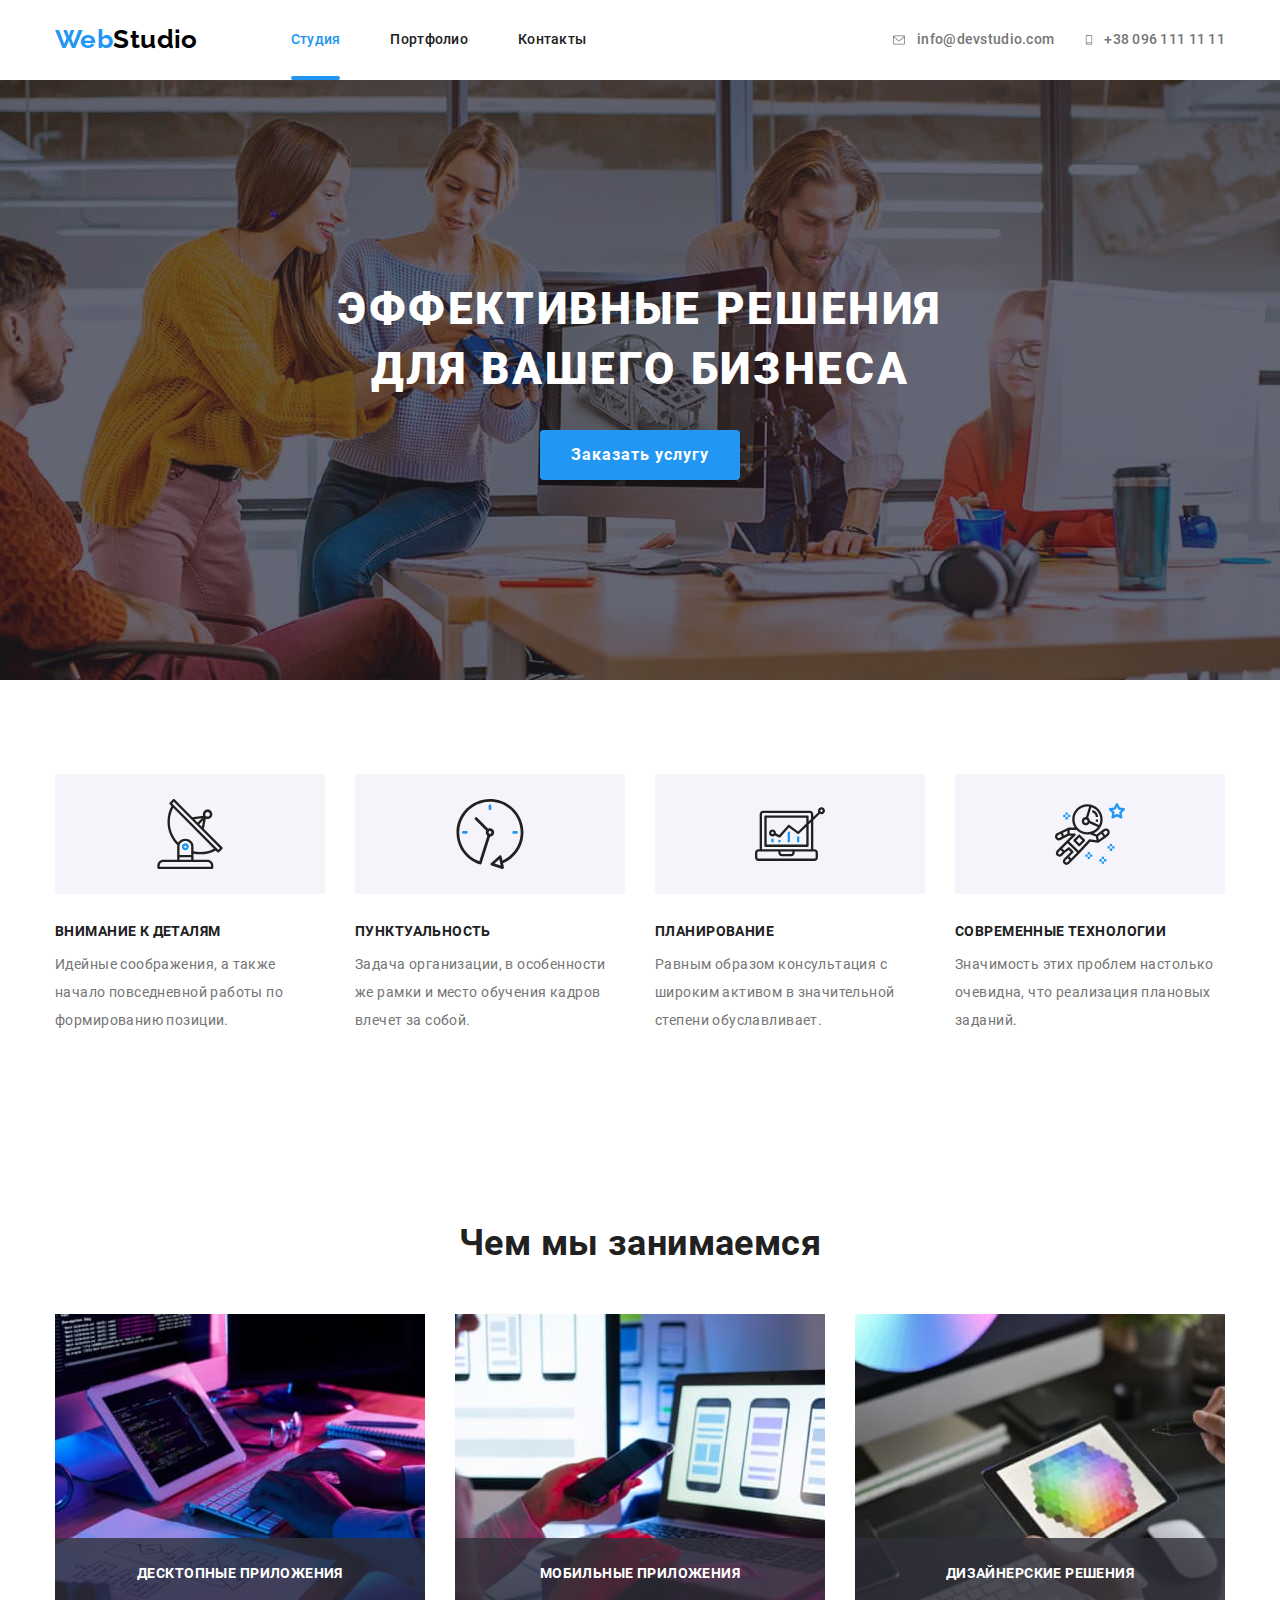
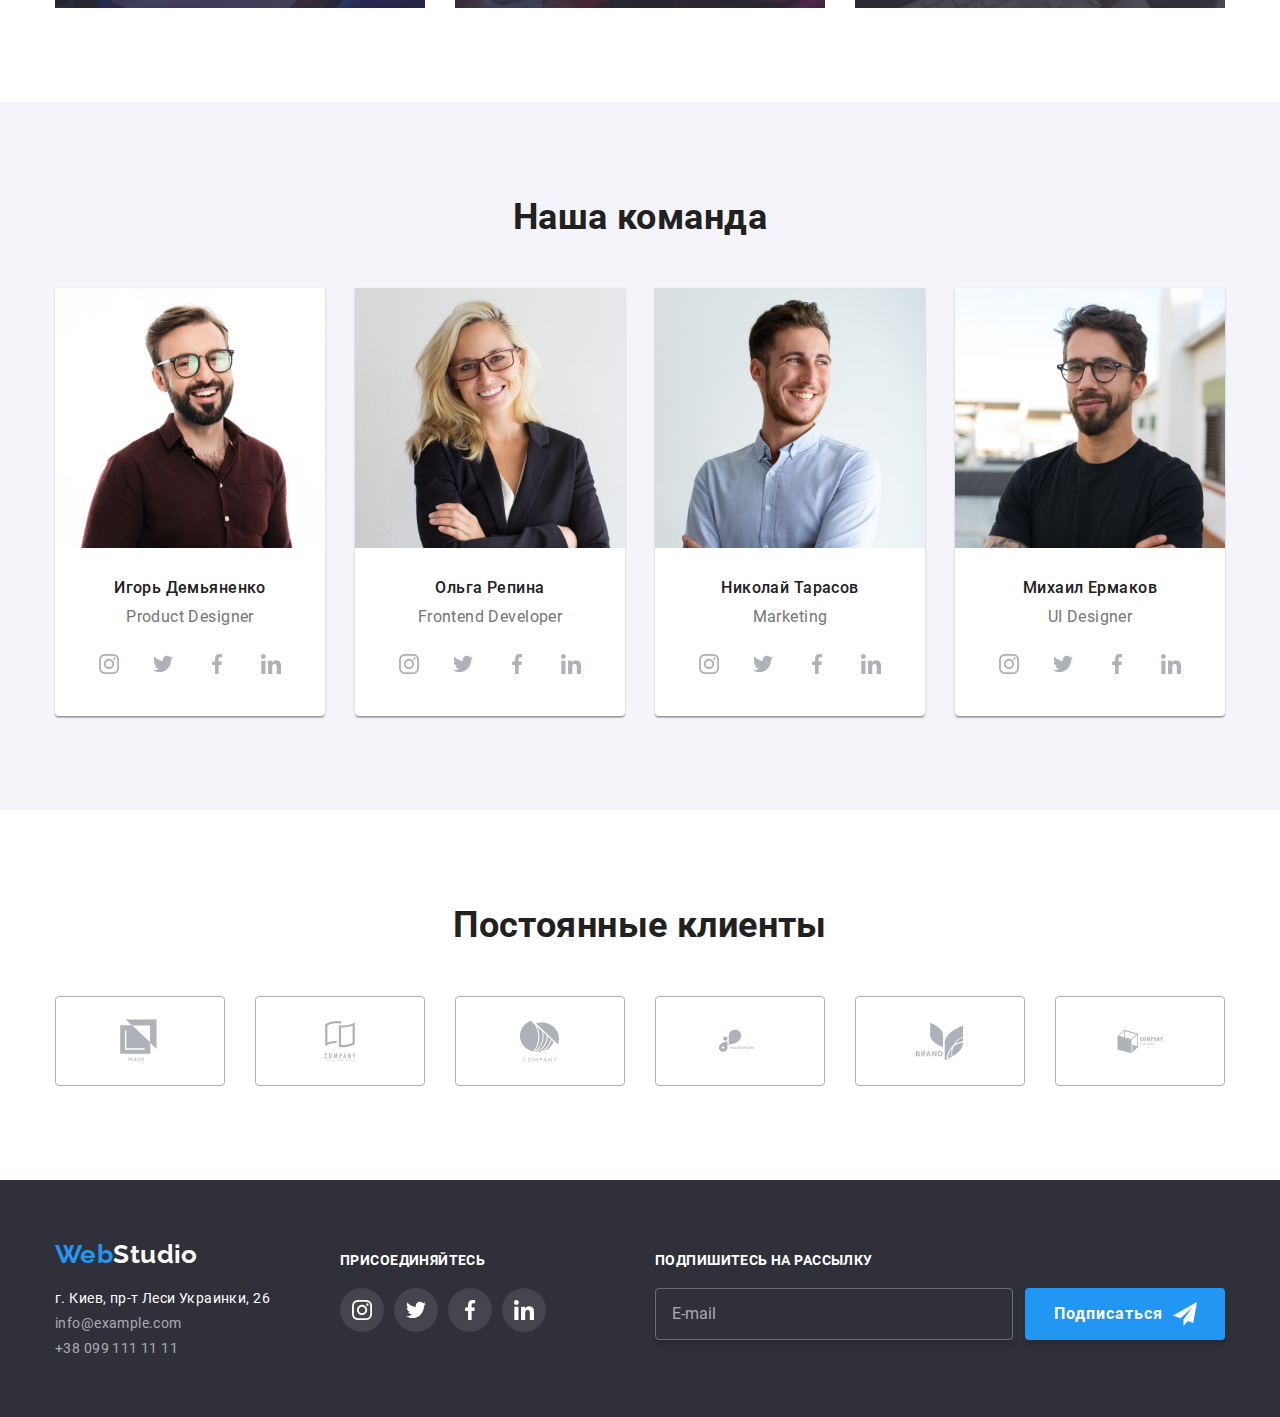
<file: index.html>
<!DOCTYPE html>
<html lang="ru">
  <head>
    <meta charset="UTF-8" />
    <meta name="viewport" content="width=device-width, initial-scale=1.0" />
    <title>Студия</title>
    <link rel="stylesheet" href="./css/main.min.css" />
  </head>
  <body>
    <header class="header">
      <div class="container header__container">
        <nav class="header__main-nav">
          <a href="./index.html" class="logo" lang="en"
            ><span>Web</span>Studio</a
          >
          <button
            class="menu-button"
            type="button"
            data-menu-button
            aria-controls="menu-container"
            aria-expanded="false"
          >
            <svg
              width="40"
              height="40"
              aria-label="Переключатель мобильного меню"
            >
              <use
                class="icon icon-burger"
                href="./images/sprite.svg#burger"
              ></use>
              <use
                class="icon icon-close"
                href="./images/sprite.svg#close"
              ></use>
            </svg>
          </button>
          <div id="menu-container" class="menu-container" data-menu>
            <ul class="site-nav">
              <li class="site-nav__item">
                <a
                  href="./index.html"
                  class="site-nav__link site-nav__link--active"
                  >Студия</a
                >
              </li>
              <li class="site-nav__item">
                <a href="./portfolio.html" class="site-nav__link">Портфолио</a>
              </li>
              <li class="site-nav__item">
                <a href="" class="site-nav__link">Контакты</a>
              </li>
            </ul>
            <div class="network-wrapper">
              <ul class="network-nav">
                <li class="network-nav__item">
                  <a
                    href="mailto:info@devstudio.com"
                    class="network-nav__link network-nav__link--mail"
                  >
                    <svg class="network-nav__icon" width="16" height="12">
                      <use href="./images/sprite.svg#envelope"></use>
                    </svg>
                    info@devstudio.com
                  </a>
                </li>
                <li class="network-nav__item">
                  <a
                    href="tel:+380961111111"
                    class="network-nav__link network-nav__link--tel"
                  >
                    <svg class="network-nav__icon" width="10" height="16">
                      <use href="./images/sprite.svg#smartphone"></use>
                    </svg>
                    +38 096 111 11 11
                  </a>
                </li>
              </ul>
              <ul class="social-networks">
                <li class="social-networks__item">
                  <a class="social-networks__link" href="">Instagram</a>
                </li>
                <li class="social-networks__item">
                  <a class="social-networks__link" href="">Twitter</a>
                </li>
                <li class="social-networks__item">
                  <a class="social-networks__link" href="">Facebook</a>
                </li>
                <li class="social-networks__item">
                  <a class="social-networks__link" href="">LinkedIn</a>
                </li>
              </ul>
            </div>
          </div>
        </nav>
      </div>
    </header>
    <main>
      <section class="hero">
        <div class="hero__background-container">
          <h1 class="hero__title">Эффективные решения для вашего бизнеса</h1>
          <button class="button" data-modal-open>Заказать услугу</button>
        </div>
      </section>
      <section class="section advantages">
        <div class="container">
          <h2 class="section-title visually-hidden">Наши преимущества</h2>
          <ul class="advantages-list">
            <li class="advantages-list__item">
              <div class="advantages-list__icon-wrapper">
                <svg width="70" height="70">
                  <use href="./images/sprite.svg#antenna"></use>
                </svg>
              </div>
              <h3 class="advantages-list__title">Внимание к деталям</h3>
              <p class="advantages-list__text">
                Идейные соображения, а также начало повседневной работы по
                формированию позиции.
              </p>
            </li>
            <li class="advantages-list__item">
              <div class="advantages-list__icon-wrapper">
                <svg width="70" height="70">
                  <use href="./images/sprite.svg#clock"></use>
                </svg>
              </div>
              <h3 class="advantages-list__title">Пунктуальность</h3>
              <p class="advantages-list__text">
                Задача организации, в особенности же рамки и место обучения
                кадров влечет за собой.
              </p>
            </li>
            <li class="advantages-list__item">
              <div class="advantages-list__icon-wrapper">
                <svg width="70" height="70">
                  <use href="./images/sprite.svg#diagram"></use>
                </svg>
              </div>
              <h3 class="advantages-list__title">Планирование</h3>
              <p class="advantages-list__text">
                Равным образом консультация с широким активом в значительной
                степени обуславливает.
              </p>
            </li>
            <li class="advantages-list__item">
              <div class="advantages-list__icon-wrapper">
                <svg width="70" height="70">
                  <use href="./images/sprite.svg#astronaut"></use>
                </svg>
              </div>
              <h3 class="advantages-list__title">Современные технологии</h3>
              <p class="advantages-list__text">
                Значимость этих проблем настолько очевидна, что реализация
                плановых заданий.
              </p>
            </li>
          </ul>
        </div>
      </section>
      <section
        class="section section--no-top-padding section--secondary-content activities"
      >
        <div class="container">
          <h2 class="section-title">Чем мы занимаемся</h2>
          <ul class="activities-list">
            <li class="activities-list__item">
              <img
                src="./images/activity1.jpg"
                width="370"
                alt="рабочее место на столе с ноутбуком"
              />
              <h3 class="activities-list__caption">Десктопные приложения</h3>
            </li>
            <li class="activities-list__item">
              <img
                src="./images/activity2.jpg"
                width="370"
                alt="три разных по размеру экрана устройств"
              />
              <h3 class="activities-list__caption">Мобильные приложения</h3>
            </li>
            <li class="activities-list__item">
              <img
                src="./images/activity3.jpg"
                width="370"
                alt="планшет на фоне ноутбука"
              />
              <h3 class="activities-list__caption">Дизайнерские решения</h3>
            </li>
          </ul>
        </div>
      </section>
      <section class="section section--secondary-background team">
        <div class="container">
          <h2 class="section-title">Наша команда</h2>
          <ul class="team-list">
            <li class="team-list__item">
              <img
                src="./images/team-member1.jpg"
                width="270"
                alt="участник команды, продуктовый дизайнер"
              />
              <div class="team-list__item-content">
                <h3 class="team-list__title">Игорь Демьяненко</h3>
                <p class="team-list__text" lang="en">Product Designer</p>
                <ul class="social-links">
                  <li class="social-links__item">
                    <a
                      href=""
                      class="social-links__link social-links__link--team"
                    >
                      <svg class="social-links__icon" width="20" height="20">
                        <use href="./images/sprite.svg#instagram"></use>
                      </svg>
                    </a>
                  </li>
                  <li class="social-links__item">
                    <a
                      href=""
                      class="social-links__link social-links__link--team"
                    >
                      <svg class="social-links__icon" width="20" height="20">
                        <use href="./images/sprite.svg#twitter"></use>
                      </svg>
                    </a>
                  </li>
                  <li class="social-links__item">
                    <a
                      href=""
                      class="social-links__link social-links__link--team"
                    >
                      <svg class="social-links__icon" width="20" height="20">
                        <use href="./images/sprite.svg#facebook"></use>
                      </svg>
                    </a>
                  </li>
                  <li class="social-links__item">
                    <a
                      href=""
                      class="social-links__link social-links__link--team"
                    >
                      <svg class="social-links__icon" width="20" height="20">
                        <use href="./images/sprite.svg#linkedin"></use>
                      </svg>
                    </a>
                  </li>
                </ul>
              </div>
            </li>
            <li class="team-list__item">
              <img
                src="./images/team-member2.jpg"
                width="270"
                alt="участница команды, разработчик"
              />
              <div class="team-list__item-content">
                <h3 class="team-list__title">Ольга Репина</h3>
                <p class="team-list__text" lang="en">Frontend Developer</p>
                <ul class="social-links team-links">
                  <li class="social-links__item">
                    <a
                      href=""
                      class="social-links__link social-links__link--team"
                    >
                      <svg class="social-links__icon" width="20" height="20">
                        <use href="./images/sprite.svg#instagram"></use>
                      </svg>
                    </a>
                  </li>
                  <li class="social-links__item">
                    <a
                      href=""
                      class="social-links__link social-links__link--team"
                    >
                      <svg class="social-links__icon" width="20" height="20">
                        <use href="./images/sprite.svg#twitter"></use>
                      </svg>
                    </a>
                  </li>
                  <li class="social-links__item">
                    <a
                      href=""
                      class="social-links__link social-links__link--team"
                    >
                      <svg class="social-links__icon" width="20" height="20">
                        <use href="./images/sprite.svg#facebook"></use>
                      </svg>
                    </a>
                  </li>
                  <li class="social-links__item">
                    <a
                      href=""
                      class="social-links__link social-links__link--team"
                    >
                      <svg class="social-links__icon" width="20" height="20">
                        <use href="./images/sprite.svg#linkedin"></use>
                      </svg>
                    </a>
                  </li>
                </ul>
              </div>
            </li>
            <li class="team-list__item">
              <img
                src="./images/team-member3.jpg"
                width="270"
                alt="участник команды, маркетинг"
              />
              <div class="team-list__item-content">
                <h3 class="team-list__title">Николай Тарасов</h3>
                <p class="team-list__text" lang="en">Marketing</p>
                <ul class="social-links team-links">
                  <li class="social-links__item">
                    <a
                      href=""
                      class="social-links__link social-links__link--team"
                    >
                      <svg class="social-links__icon" width="20" height="20">
                        <use href="./images/sprite.svg#instagram"></use>
                      </svg>
                    </a>
                  </li>
                  <li class="social-links__item">
                    <a
                      href=""
                      class="social-links__link social-links__link--team"
                    >
                      <svg class="social-links__icon" width="20" height="20">
                        <use href="./images/sprite.svg#twitter"></use>
                      </svg>
                    </a>
                  </li>
                  <li class="social-links__item">
                    <a
                      href=""
                      class="social-links__link social-links__link--team"
                    >
                      <svg class="social-links__icon" width="20" height="20">
                        <use href="./images/sprite.svg#facebook"></use>
                      </svg>
                    </a>
                  </li>
                  <li class="social-links__item">
                    <a
                      href=""
                      class="social-links__link social-links__link--team"
                    >
                      <svg class="social-links__icon" width="20" height="20">
                        <use href="./images/sprite.svg#linkedin"></use>
                      </svg>
                    </a>
                  </li>
                </ul>
              </div>
            </li>
            <li class="team-list__item">
              <img
                src="./images/team-member4.jpg"
                width="270"
                alt="участник команды, дизайнер интерфейса"
              />
              <div class="team-list__item-content">
                <h3 class="team-list__title">Михаил Ермаков</h3>
                <p class="team-list__text" lang="en">UI Designer</p>
                <ul class="social-links team-links">
                  <li class="social-links__item">
                    <a
                      href=""
                      class="social-links__link social-links__link--team"
                    >
                      <svg class="social-links__icon" width="20" height="20">
                        <use href="./images/sprite.svg#instagram"></use>
                      </svg>
                    </a>
                  </li>
                  <li class="social-links__item">
                    <a
                      href=""
                      class="social-links__link social-links__link--team"
                    >
                      <svg class="social-links__icon" width="20" height="20">
                        <use href="./images/sprite.svg#twitter"></use>
                      </svg>
                    </a>
                  </li>
                  <li class="social-links__item">
                    <a
                      href=""
                      class="social-links__link social-links__link--team"
                    >
                      <svg class="social-links__icon" width="20" height="20">
                        <use href="./images/sprite.svg#facebook"></use>
                      </svg>
                    </a>
                  </li>
                  <li class="social-links__item">
                    <a
                      href=""
                      class="social-links__link social-links__link--team"
                    >
                      <svg class="social-links__icon" width="20" height="20">
                        <use href="./images/sprite.svg#linkedin"></use>
                      </svg>
                    </a>
                  </li>
                </ul>
              </div>
            </li>
          </ul>
        </div>
      </section>
      <section class="section clients">
        <div class="container">
          <h2 class="section-title">Постоянные клиенты</h2>
          <ul class="clients-list">
            <li class="clients-list__item">
              <a class="clients-list__link" href="">
                <svg class="clients-list__icon" width="44.27" height="49.23">
                  <use href="./images/sprite.svg#logo1"></use>
                </svg>
              </a>
            </li>
            <li class="clients-list__item">
              <a class="clients-list__link" href="">
                <svg class="clients-list__icon" width="40" height="52">
                  <use href="./images/sprite.svg#logo2"></use>
                </svg>
              </a>
            </li>
            <li class="clients-list__item">
              <a class="clients-list__link" href="">
                <svg class="clients-list__icon" width="41" height="42.6">
                  <use href="./images/sprite.svg#logo3"></use>
                </svg>
              </a>
            </li>
            <li class="clients-list__item">
              <a class="clients-list__link" href="">
                <svg class="clients-list__icon" width="79.66" height="42.02">
                  <use href="./images/sprite.svg#logo4"></use>
                </svg>
              </a>
            </li>
            <li class="clients-list__item">
              <a class="clients-list__link" href="">
                <svg class="clients-list__icon" width="59" height="47">
                  <use href="./images/sprite.svg#logo5"></use>
                </svg>
              </a>
            </li>
            <li class="clients-list__item">
              <a class="clients-list__link" href="">
                <svg class="clients-list__icon" width="88.48" height="45.44">
                  <use href="./images/sprite.svg#logo6"></use>
                </svg>
              </a>
            </li>
          </ul>
        </div>
      </section>
    </main>
    <footer class="footer">
      <div class="container footer__container">
        <div class="foot-contacts">
          <a href="./" class="logo foot-contacts__logo" lang="en"
            ><span>Web</span>Studio</a
          >
          <address>
            <p class="foot-contacts__item">г. Киев, пр-т Леси Украинки, 26</p>
            <p class="foot-contacts__item">
              <a class="foot-contacts__link" href="mailto:info@example.com"
                >info@example.com</a
              >
            </p>
            <p class="foot-contacts__item">
              <a class="foot-contacts__link" href="tel:+380991111111"
                >+38 099 111 11 11</a
              >
            </p>
          </address>
        </div>
        <div class="footer__join-us">
          <strong class="footer__caption">присоединяйтесь</strong>
          <ul class="social-links">
            <li class="social-links__item">
              <a
                href=""
                class="social-links__link social-links__link--in-footer"
              >
                <svg class="social-links__icon" width="20" height="20">
                  <use href="./images/sprite.svg#instagram"></use>
                </svg>
              </a>
            </li>
            <li class="social-links__item">
              <a
                href=""
                class="social-links__link social-links__link--in-footer"
              >
                <svg class="social-links__icon" width="20" height="20">
                  <use href="./images/sprite.svg#twitter"></use>
                </svg>
              </a>
            </li>
            <li class="social-links__item">
              <a
                href=""
                class="social-links__link social-links__link--in-footer"
              >
                <svg class="social-links__icon" width="20" height="20">
                  <use href="./images/sprite.svg#facebook"></use>
                </svg>
              </a>
            </li>
            <li class="social-links__item">
              <a
                href=""
                class="social-links__link social-links__link--in-footer"
              >
                <svg class="social-links__icon" width="20" height="20">
                  <use href="./images/sprite.svg#linkedin"></use>
                </svg>
              </a>
            </li>
          </ul>
        </div>
        <div class="footer__mailing">
          <strong class="footer__caption">Подпишитесь на рассылку</strong>
          <form class="footer__form">
            <input
              type="email"
              class="footer__form-input"
              name="mail"
              placeholder="E-mail"
            />
            <button class="button button--with-icon">
              Подписаться<svg class="button__icon" width="24" height="24">
                <use href="./images/sprite.svg#send"></use>
              </svg>
            </button>
          </form>
        </div>
      </div>
    </footer>
    <div class="backdrop backdrop--is-hidden" data-modal>
      <div class="modal">
        <button class="close" data-modal-close>
          <svg class="close__icon" width="18" height="18">
            <use href="./images/sprite.svg#close"></use>
          </svg>
        </button>
        <h2 class="modal__title">Оставьте свои данные, мы вам перезвоним</h2>
        <form class="modal__form">
          <label class="modal__label" for="name">Имя</label>
          <div class="modal__input-wrapper">
            <input id="name" type="text" name="name" class="modal__input" />
            <svg class="modal__input-icon" width="18" height="18">
              <use href="./images/sprite.svg#person"></use>
            </svg>
          </div>
          <label class="modal__label" for="tel">Телефон</label>
          <div class="modal__input-wrapper">
            <input id="tel" type="tel" name="tel" class="modal__input" />
            <svg class="modal__input-icon" width="18" height="18">
              <use href="./images/sprite.svg#phone"></use>
            </svg>
          </div>
          <label class="modal__label" for="mail">Почта</label>
          <div class="modal__input-wrapper">
            <input id="mail" type="email" name="mail" class="modal__input" />
            <svg class="modal__input-icon" width="18" height="18">
              <use href="./images/sprite.svg#mail"></use>
            </svg>
          </div>
          <label class="modal__label" for="comment">Комментарий</label>
          <textarea
            id="comment"
            class="modal__comment"
            name="comment"
            rows="5"
            placeholder="Введите текст"
          ></textarea>
          <label class="modal__checkbox-label">
            <input
              type="checkbox"
              value="accept"
              name="policy"
              class="modal__checkbox visually-hidden"
            />
            <span class="modal__checkbox-icon"></span>
            <span class="modal__checkbox-text"
              >Соглашаюсь с рассылкой и принимаю
              <a href="" class="modal__conditions">Условия договора</a>
            </span>
          </label>
          <button type="submit" class="button">Отправить</button>
        </form>
      </div>
    </div>
    <script src="./js/modal.js"></script>
    <script src="./js/menu.js"></script>
  </body>
</html>
</file>
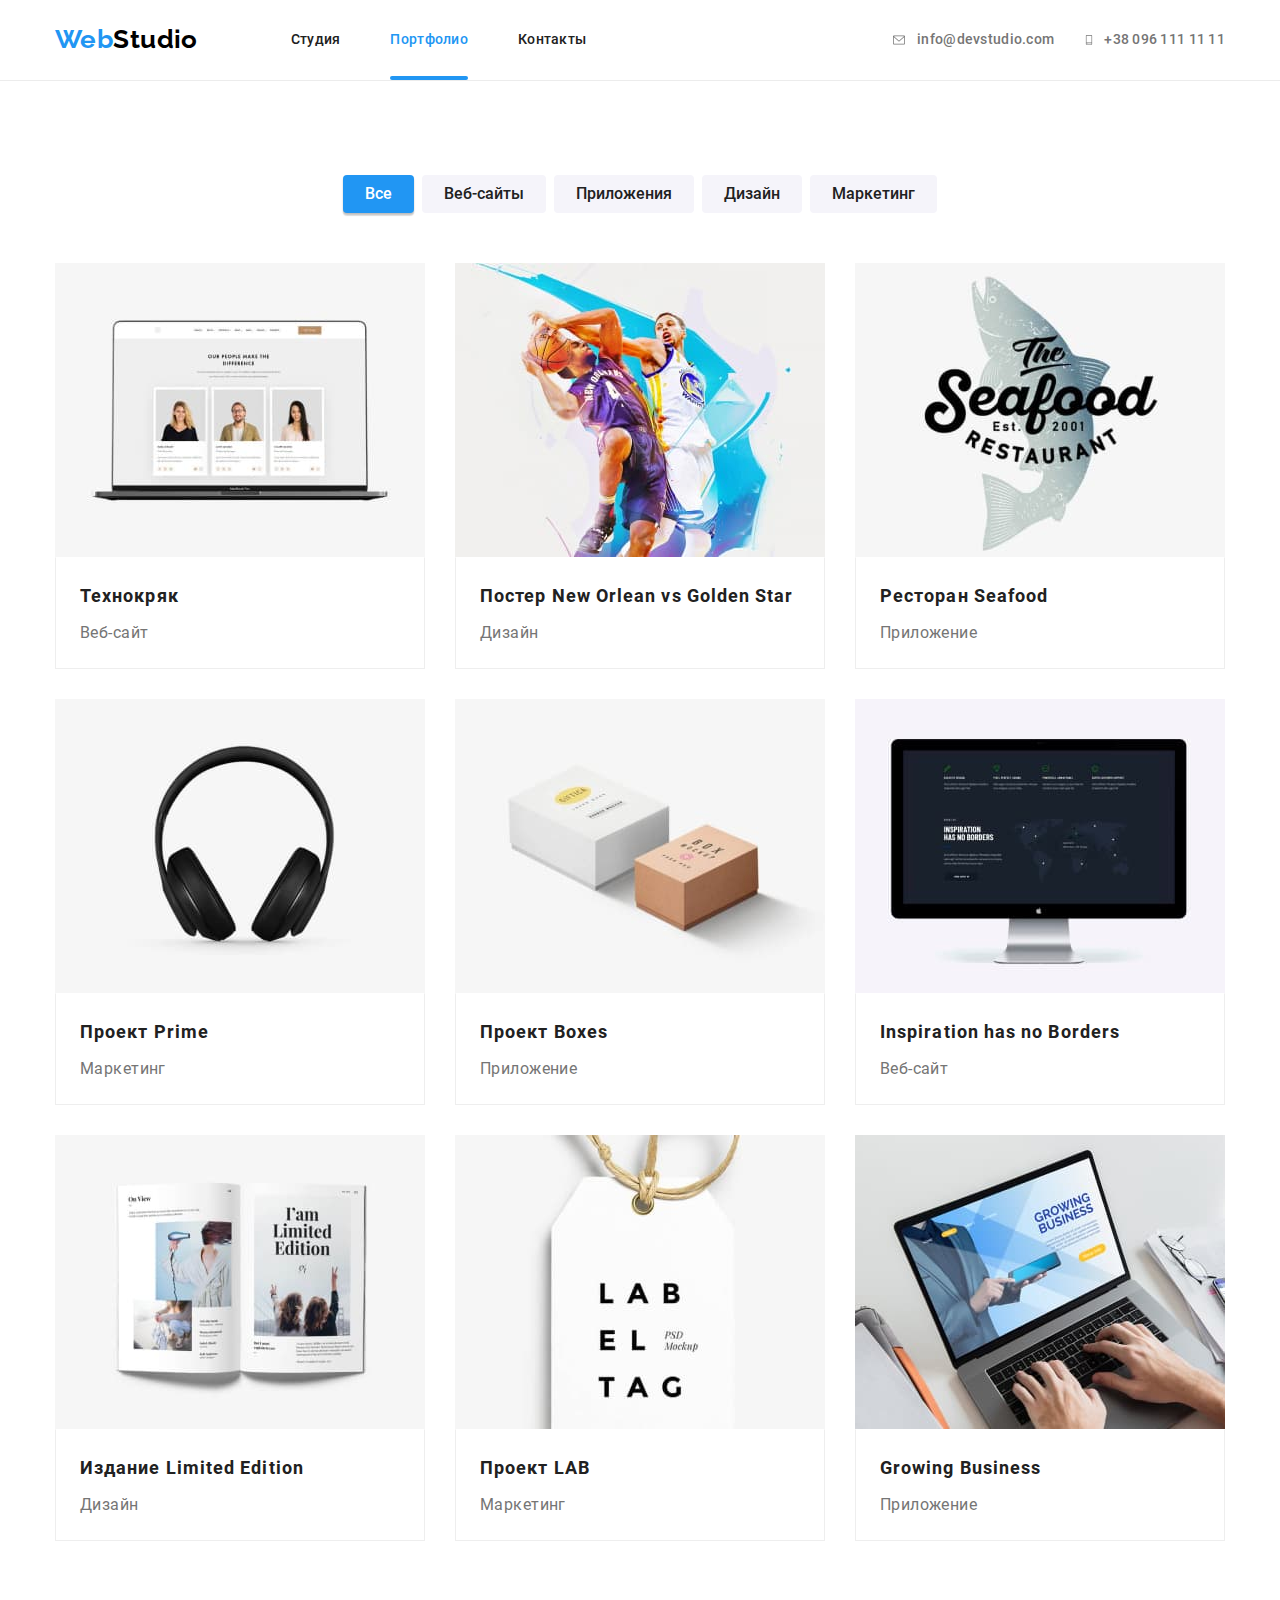
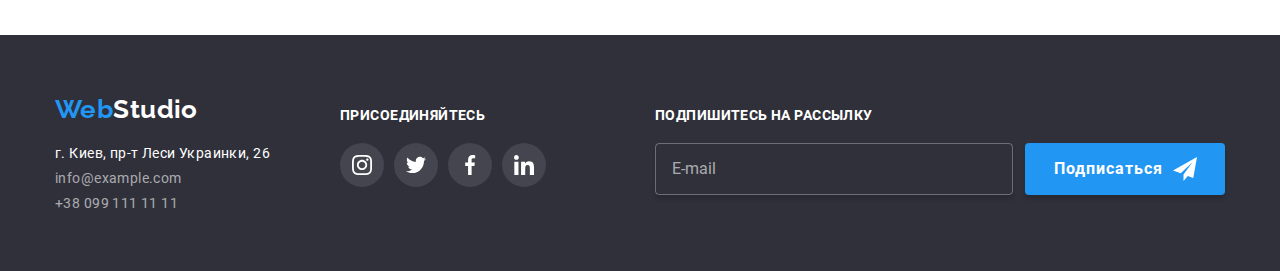
<file: portfolio.html>
<!DOCTYPE html>
<html lang="ru">
  <head>
    <meta charset="UTF-8" />
    <meta name="viewport" content="width=device-width, initial-scale=1.0" />
    <title>Портфолио</title>
    <link rel="stylesheet" href="./css/main.min.css" />
  </head>
  <body>
    <header class="header header--border-bottom">
      <div class="container header__container">
        <nav class="header__main-nav">
          <a href="./" class="logo" lang="en"><span>Web</span>Studio</a>
          <button
            class="menu-button"
            type="button"
            data-menu-button
            aria-controls="menu-container"
            aria-expanded="false"
          >
            <svg
              width="40"
              height="40"
              aria-label="Переключатель мобильного меню"
            >
              <use
                class="icon icon-burger"
                href="../images/sprite.svg#burger"
              ></use>
              <use
                class="icon icon-close"
                href="../images/sprite.svg#close"
              ></use>
            </svg>
          </button>
          <div id="menu-container" class="menu-container" data-menu>
            <ul class="site-nav">
              <li class="site-nav__item">
                <a href="./index.html" class="site-nav__link">Студия</a>
              </li>
              <li class="site-nav__item">
                <a
                  href="./portfolio.html"
                  class="site-nav__link site-nav__link--active"
                  >Портфолио</a
                >
              </li>
              <li class="site-nav__item">
                <a href="" class="site-nav__link">Контакты</a>
              </li>
            </ul>
            <div class="network-wrapper">
              <ul class="network-nav">
                <li class="network-nav__item">
                  <a
                    href="mailto:info@devstudio.com"
                    class="network-nav__link network-nav__link--mail"
                  >
                    <svg class="network-nav__icon" width="16" height="12">
                      <use href="./images/sprite.svg#envelope"></use>
                    </svg>
                    info@devstudio.com
                  </a>
                </li>
                <li class="network-nav__item">
                  <a
                    href="tel:+380961111111"
                    class="network-nav__link network-nav__link--tel"
                  >
                    <svg class="network-nav__icon" width="10" height="16">
                      <use href="./images/sprite.svg#smartphone"></use>
                    </svg>
                    +38 096 111 11 11
                  </a>
                </li>
              </ul>
              <ul class="social-networks">
                <li class="social-networks__item">
                  <a class="social-networks__link" href="">Instagram</a>
                </li>
                <li class="social-networks__item">
                  <a class="social-networks__link" href="">Twitter</a>
                </li>
                <li class="social-networks__item">
                  <a class="social-networks__link" href="">Facebook</a>
                </li>
                <li class="social-networks__item">
                  <a class="social-networks__link" href="">LinkedIn</a>
                </li>
              </ul>
            </div>
          </div>
        </nav>
      </div>
    </header>
    <main>
      <section class="section portfolio">
        <div class="container">
          <h1 class="visually-hidden">Портфолио</h1>
          <ul class="filter">
            <li class="filter__item">
              <button
                type="button"
                class="filter__button filter__button--current"
              >
                Все
              </button>
            </li>
            <li class="filter__item">
              <button type="button" class="filter__button">Веб-сайты</button>
            </li>
            <li class="filter__item">
              <button type="button" class="filter__button">Приложения</button>
            </li>
            <li class="filter__item">
              <button type="button" class="filter__button">Дизайн</button>
            </li>
            <li class="filter__item">
              <button type="button" class="filter__button">Маркетинг</button>
            </li>
          </ul>
          <ul class="portfolio-list">
            <li class="portfolio-list__item">
              <a class="portfolio-list__link" href="">
                <div class="portfolio-list__thumb">
                  <img
                    src="./images/web-site.jpg"
                    width="370"
                    alt="открытый ноутбук"
                  />
                  <div class="portfolio-list__description">
                    Технокряк это современная площадка распространения
                    коронавируса. Компании используют эту платформу для
                    цифрового шпионажа и атак на защищённые сервера конкурентов.
                  </div>
                </div>
                <div class="portfolio-list__content">
                  <h2 class="portfolio-list__title">Технокряк</h2>
                  <p class="portfolio-list__text">Веб-сайт</p>
                </div>
              </a>
            </li>
            <li class="portfolio-list__item">
              <a class="portfolio-list__link" href="">
                <div class="portfolio-list__thumb">
                  <img
                    src="./images/poster-basketball.jpg"
                    width="370"
                    alt="двое игроков в баскетбол с мячем"
                  />
                  <div class="portfolio-list__description">
                    Технокряк это современная площадка распространения
                    коронавируса. Компании используют эту платформу для
                    цифрового шпионажа и атак на защищённые сервера конкурентов.
                  </div>
                </div>
                <div class="portfolio-list__content">
                  <h2 class="portfolio-list__title">
                    Постер New Orlean vs Golden Star
                  </h2>
                  <p class="portfolio-list__text">Дизайн</p>
                </div>
              </a>
            </li>
            <li class="portfolio-list__item">
              <a class="portfolio-list__link" href="">
                <div class="portfolio-list__thumb">
                  <img
                    src="./images/restaurant-label.jpg"
                    width="370"
                    alt="лого ресторана морской еды"
                  />
                  <div class="portfolio-list__description">
                    Технокряк это современная площадка распространения
                    коронавируса. Компании используют эту платформу для
                    цифрового шпионажа и атак на защищённые сервера конкурентов.
                  </div>
                </div>
                <div class="portfolio-list__content">
                  <h2 class="portfolio-list__title">Ресторан Seafood</h2>
                  <p class="portfolio-list__text">Приложение</p>
                </div>
              </a>
            </li>
            <li class="portfolio-list__item">
              <a class="portfolio-list__link" href="">
                <div class="portfolio-list__thumb">
                  <img
                    src="./images/headphones.jpg"
                    width="370"
                    alt="черные наушники"
                  />
                  <div class="portfolio-list__description">
                    Технокряк это современная площадка распространения
                    коронавируса. Компании используют эту платформу для
                    цифрового шпионажа и атак на защищённые сервера конкурентов.
                  </div>
                </div>
                <div class="portfolio-list__content">
                  <h2 class="portfolio-list__title">Проект Prime</h2>
                  <p class="portfolio-list__text">Маркетинг</p>
                </div>
              </a>
            </li>
            <li class="portfolio-list__item">
              <a class="portfolio-list__link" href="">
                <div class="portfolio-list__thumb">
                  <img
                    src="./images/boxes.jpg"
                    width="370"
                    alt="две небольшие картонные коробки"
                  />
                  <div class="portfolio-list__description">
                    Технокряк это современная площадка распространения
                    коронавируса. Компании используют эту платформу для
                    цифрового шпионажа и атак на защищённые сервера конкурентов.
                  </div>
                </div>
                <div class="portfolio-list__content">
                  <h2 class="portfolio-list__title">Проект Boxes</h2>
                  <p class="portfolio-list__text">Приложение</p>
                </div>
              </a>
            </li>
            <li class="portfolio-list__item">
              <a class="portfolio-list__link" href="">
                <div class="portfolio-list__thumb">
                  <img
                    src="./images/screen.jpg"
                    width="370"
                    alt="черный включенный экран"
                  />
                  <div class="portfolio-list__description">
                    Технокряк это современная площадка распространения
                    коронавируса. Компании используют эту платформу для
                    цифрового шпионажа и атак на защищённые сервера конкурентов.
                  </div>
                </div>
                <div class="portfolio-list__content">
                  <h2 class="portfolio-list__title">
                    Inspiration has no Borders
                  </h2>
                  <p class="portfolio-list__text">Веб-сайт</p>
                </div>
              </a>
            </li>
            <li class="portfolio-list__item">
              <a class="portfolio-list__link" href="">
                <div class="portfolio-list__thumb">
                  <img
                    src="./images/journal.jpg"
                    width="370"
                    alt="раскрытый журнал"
                  />
                  <div class="portfolio-list__description">
                    Технокряк это современная площадка распространения
                    коронавируса. Компании используют эту платформу для
                    цифрового шпионажа и атак на защищённые сервера конкурентов.
                  </div>
                </div>
                <div class="portfolio-list__content">
                  <h2 class="portfolio-list__title">Издание Limited Edition</h2>
                  <p class="portfolio-list__text">Дизайн</p>
                </div>
              </a>
            </li>
            <li class="portfolio-list__item">
              <a class="portfolio-list__link" href="">
                <div class="portfolio-list__thumb">
                  <img
                    src="./images/label.jpg"
                    width="370"
                    alt="белая этикетка"
                  />
                  <div class="portfolio-list__description">
                    Технокряк это современная площадка распространения
                    коронавируса. Компании используют эту платформу для
                    цифрового шпионажа и атак на защищённые сервера конкурентов.
                  </div>
                </div>
                <div class="portfolio-list__content">
                  <h2 class="portfolio-list__title">Проект LAB</h2>
                  <p class="portfolio-list__text">Маркетинг</p>
                </div>
              </a>
            </li>
            <li class="portfolio-list__item">
              <a class="portfolio-list__link" href="">
                <div class="portfolio-list__thumb">
                  <img
                    src="./images/opened-notebook.jpg"
                    width="370"
                    alt="пальцы рук на клавиатуре ноутбука"
                  />
                  <div class="portfolio-list__description">
                    Технокряк это современная площадка распространения
                    коронавируса. Компании используют эту платформу для
                    цифрового шпионажа и атак на защищённые сервера конкурентов.
                  </div>
                </div>
                <div class="portfolio-list__content">
                  <h2 class="portfolio-list__title">Growing Business</h2>
                  <p class="portfolio-list__text">Приложение</p>
                </div>
              </a>
            </li>
          </ul>
        </div>
      </section>
    </main>
    <footer class="footer">
      <div class="container footer__container">
        <div class="foot-contacts">
          <a href="./" class="logo foot-contacts__logo" lang="en"
            ><span>Web</span>Studio</a
          >
          <address>
            <p class="foot-contacts__item">г. Киев, пр-т Леси Украинки, 26</p>
            <p class="foot-contacts__item">
              <a class="foot-contacts__link" href="mailto:info@example.com"
                >info@example.com</a
              >
            </p>
            <p class="foot-contacts__item">
              <a class="foot-contacts__link" href="tel:+380991111111"
                >+38 099 111 11 11</a
              >
            </p>
          </address>
        </div>
        <div class="footer__join-us">
          <strong class="footer__caption">присоединяйтесь</strong>
          <ul class="social-links join-us-links">
            <li class="social-links__item">
              <a
                href=""
                class="social-links__link social-links__link--in-footer"
              >
                <svg class="social-links__icon" width="20" height="20">
                  <use href="./images/sprite.svg#instagram"></use>
                </svg>
              </a>
            </li>
            <li class="social-links__item">
              <a
                href=""
                class="social-links__link social-links__link--in-footer"
              >
                <svg class="social-links__icon" width="20" height="20">
                  <use href="./images/sprite.svg#twitter"></use>
                </svg>
              </a>
            </li>
            <li class="social-links__item">
              <a
                href=""
                class="social-links__link social-links__link--in-footer"
              >
                <svg class="social-links__icon" width="20" height="20">
                  <use href="./images/sprite.svg#facebook"></use>
                </svg>
              </a>
            </li>
            <li class="social-links__item">
              <a
                href=""
                class="social-links__link social-links__link--in-footer"
              >
                <svg class="social-links__icon" width="20" height="20">
                  <use href="./images/sprite.svg#linkedin"></use>
                </svg>
              </a>
            </li>
          </ul>
        </div>
        <div class="footer__mailing">
          <strong class="footer__caption">Подпишитесь на рассылку</strong>
          <form class="footer__form">
            <input
              type="email"
              class="footer__form-input"
              name="mail"
              placeholder="E-mail"
            />
            <button class="button button--with-icon">
              Подписаться<svg class="button__icon" width="24" height="24">
                <use href="./images/sprite.svg#send"></use>
              </svg>
            </button>
          </form>
        </div>
      </div>
    </footer>
    <script src="./js/menu.js"></script>
  </body>
</html>
</file>
<file: css/main.min.css>
@font-face{font-family:'Raleway';font-style:normal;font-weight:700;src:url("../fonts/raleway-v19-latin-700.eot");src:local(""),url("../fonts/raleway-v19-latin-700.eot?#iefix") format("embedded-opentype"),url("../fonts/raleway-v19-latin-700.woff2") format("woff2"),url("../fonts/raleway-v19-latin-700.woff") format("woff"),url("../fonts/raleway-v19-latin-700.ttf") format("truetype"),url("../fonts/raleway-v19-latin-700.svg#Raleway") format("svg")}@font-face{font-family:'Roboto';font-style:normal;font-weight:400;src:url("../fonts/roboto-v20-latin_cyrillic-regular.eot");src:local(""),url("../fonts/roboto-v20-latin_cyrillic-regular.eot?#iefix") format("embedded-opentype"),url("../fonts/roboto-v20-latin_cyrillic-regular.woff2") format("woff2"),url("../fonts/roboto-v20-latin_cyrillic-regular.woff") format("woff"),url("../fonts/roboto-v20-latin_cyrillic-regular.ttf") format("truetype"),url("../fonts/roboto-v20-latin_cyrillic-regular.svg#Roboto") format("svg")}@font-face{font-family:'Roboto';font-style:normal;font-weight:500;src:url("../fonts/roboto-v20-latin_cyrillic-500.eot");src:local(""),url("../fonts/roboto-v20-latin_cyrillic-500.eot?#iefix") format("embedded-opentype"),url("../fonts/roboto-v20-latin_cyrillic-500.woff2") format("woff2"),url("../fonts/roboto-v20-latin_cyrillic-500.woff") format("woff"),url("../fonts/roboto-v20-latin_cyrillic-500.ttf") format("truetype"),url("../fonts/roboto-v20-latin_cyrillic-500.svg#Roboto") format("svg")}@font-face{font-family:'Roboto';font-style:normal;font-weight:700;src:url("../fonts/roboto-v20-latin_cyrillic-700.eot");src:local(""),url("../fonts/roboto-v20-latin_cyrillic-700.eot?#iefix") format("embedded-opentype"),url("../fonts/roboto-v20-latin_cyrillic-700.woff2") format("woff2"),url("../fonts/roboto-v20-latin_cyrillic-700.woff") format("woff"),url("../fonts/roboto-v20-latin_cyrillic-700.ttf") format("truetype"),url("../fonts/roboto-v20-latin_cyrillic-700.svg#Roboto") format("svg")}@font-face{font-family:'Roboto';font-style:normal;font-weight:900;src:url("../fonts/roboto-v20-latin_cyrillic-900.eot");src:local(""),url("../fonts/roboto-v20-latin_cyrillic-900.eot?#iefix") format("embedded-opentype"),url("../fonts/roboto-v20-latin_cyrillic-900.woff2") format("woff2"),url("../fonts/roboto-v20-latin_cyrillic-900.woff") format("woff"),url("../fonts/roboto-v20-latin_cyrillic-900.ttf") format("truetype"),url("../fonts/roboto-v20-latin_cyrillic-900.svg#Roboto") format("svg")}/*! modern-normalize v1.0.0 | MIT License | https://github.com/sindresorhus/modern-normalize */*,*::before,*::after{-webkit-box-sizing:border-box;box-sizing:border-box}:root{-moz-tab-size:4;-o-tab-size:4;tab-size:4}html{line-height:1.15;-webkit-text-size-adjust:100%}body{margin:0}body{font-family:system-ui,-apple-system,"Segoe UI",Roboto,Helvetica,Arial,sans-serif,"Apple Color Emoji","Segoe UI Emoji"}hr{height:0;color:inherit}abbr[title]{-webkit-text-decoration:underline dotted;text-decoration:underline dotted}b,strong{font-weight:bolder}code,kbd,samp,pre{font-family:ui-monospace, SFMono-Regular, Consolas, 'Liberation Mono', Menlo, monospace;font-size:1em}small{font-size:80%}sub,sup{font-size:75%;line-height:0;position:relative;vertical-align:baseline}sub{bottom:-0.25em}sup{top:-0.5em}table{text-indent:0;border-color:inherit}button,input,optgroup,select,textarea{font-family:inherit;font-size:100%;line-height:1.15;margin:0}button,select{text-transform:none}button,[type='button'],[type='reset'],[type='submit']{-webkit-appearance:button}::-moz-focus-inner{border-style:none;padding:0}:-moz-focusring{outline:1px dotted ButtonText}:-moz-ui-invalid{box-shadow:none}legend{padding:0}progress{vertical-align:baseline}::-webkit-inner-spin-button,::-webkit-outer-spin-button{height:auto}[type='search']{-webkit-appearance:textfield;outline-offset:-2px}::-webkit-search-decoration{-webkit-appearance:none}::-webkit-file-upload-button{-webkit-appearance:button;font:inherit}summary{display:list-item}.site-nav,.network-nav,.social-networks,.advantages-list,.activities-list,.team-list,.clients-list,.social-links,.filter,.portfolio-list{padding:0;margin:0;list-style:none}.site-nav__link,.network-nav__link{font-weight:500;line-height:1.14;letter-spacing:0.02em;cursor:pointer}body{background-color:#fff;color:#757575;font-family:"Roboto",sans-serif;font-weight:400;font-size:14px;letter-spacing:.03em}a{text-decoration:none}p{margin:0}h1,h2,h3,h4,h5,h6{margin:0;color:#212121}img{display:block;max-width:100%;height:auto}.visually-hidden{position:absolute;width:1px;height:1px;margin:-1px;border:0;padding:0;clip:rect(0, 0, 0, 0);overflow:hidden}.logo{display:block;color:#000000;font-family:'Raleway', sans-serif;font-size:24px;font-weight:700}@media screen and (min-width: 768px){.logo{margin-right:88px}}@media screen and (min-width: 1200px){.logo{font-size:26px;margin-right:93px}}.logo span{color:#2196f3}@media screen and (max-width: 767px){.site-nav{margin-bottom:30px}}@media screen and (min-width: 768px){.site-nav{display:-webkit-box;display:-ms-flexbox;display:flex;-ms-flex-wrap:wrap;flex-wrap:wrap}}@media screen and (max-width: 767px){.site-nav__item:not(:last-child){margin-bottom:32px}}@media screen and (min-width: 768px){.site-nav__item+.site-nav__item{margin-left:50px}}.site-nav__link{display:block;font-size:40px;color:#212121;-webkit-transition-property:color;transition-property:color;-webkit-transition-duration:250ms;transition-duration:250ms;-webkit-transition-timing-function:cubic-bezier(0.4, 0, 0.2, 1);transition-timing-function:cubic-bezier(0.4, 0, 0.2, 1)}.site-nav__link:hover,.site-nav__link:focus{color:#2196f3}@media screen and (min-width: 768px){.site-nav__link{font-size:14px;padding-top:32px;padding-bottom:32px}}.site-nav__link--active{position:relative;color:#2196f3}@media screen and (min-width: 768px){.site-nav__link--active::after{position:absolute;left:0;bottom:0;content:'';width:100%;height:4px;border-radius:2px;background-color:#2196f3}}@media screen and (max-width: 767px){.network-nav{display:-webkit-box;display:-ms-flexbox;display:flex;-ms-flex-preferred-size:100%;flex-basis:100%;-webkit-box-orient:vertical;-webkit-box-direction:reverse;-ms-flex-direction:column-reverse;flex-direction:column-reverse;margin-bottom:64px}}@media screen and (min-width: 1200px){.network-nav{display:-webkit-box;display:-ms-flexbox;display:flex;-ms-flex-wrap:wrap;flex-wrap:wrap;margin-left:auto}}@media screen and (max-width: 767px){.network-nav__item:last-child{margin-bottom:32px}}@media screen and (min-width: 768px) and (max-width: 1199px){.network-nav__item:not(:last-child){margin-bottom:10px}}@media screen and (min-width: 1200px){.network-nav__item+.network-nav__item{margin-left:30px}}.network-nav__link{color:#757575;-webkit-transition-property:color;transition-property:color;-webkit-transition-duration:250ms;transition-duration:250ms;-webkit-transition-timing-function:cubic-bezier(0.4, 0, 0.2, 1);transition-timing-function:cubic-bezier(0.4, 0, 0.2, 1)}@media screen and (max-width: 767px){.network-nav__link--tel{font-size:34px;line-height:1.18;color:#2196f3}}@media screen and (max-width: 767px) and (max-width: 376px){.network-nav__link--tel{font-size:26px}}@media screen and (max-width: 767px){.network-nav__link--mail{font-size:24px;line-height:1.17;color:#757575}}.network-nav__link:hover,.network-nav__link:focus{color:#2196f3}@media screen and (min-width: 768px){.network-nav__link{display:-webkit-box;display:-ms-flexbox;display:flex;-webkit-box-align:center;-ms-flex-align:center;align-items:center;font-size:12px}}@media screen and (min-width: 1200px){.network-nav__link{font-size:14px;padding-top:32px;padding-bottom:32px}}.network-nav__icon{margin-right:10px;fill:currentColor}@media screen and (max-width: 767px){.network-nav__icon{display:none}}.social-networks{display:-webkit-box;display:-ms-flexbox;display:flex;-ms-flex-wrap:wrap;flex-wrap:wrap}@media screen and (min-width: 768px){.social-networks{display:none}}.social-networks__item{padding-left:10px;padding-right:10px}.social-networks__item:not(:last-child){border-right:1px solid #2196f3}.social-networks__link{font-size:18px;line-height:1.22;font-weight:500;color:#2196f3;letter-spacing:0.02em;cursor:pointer}.button{display:block;width:200px;padding:10px;margin-left:auto;margin-right:auto;border:none;border-radius:4px;background-color:#2196f3;color:#ffffff;-webkit-box-shadow:0px 4px 4px rgba(0,0,0,0.15);box-shadow:0px 4px 4px rgba(0,0,0,0.15);font-family:inherit;font-size:16px;line-height:1.88;font-weight:700;letter-spacing:0.06em;text-align:center;cursor:pointer}.button--with-icon{position:relative;padding-right:62px;text-align:right}.button__icon{position:absolute;top:50%;right:28px;-webkit-transform:translateY(-50%);transform:translateY(-50%);fill:currentColor}.container{margin-left:auto;margin-right:auto;padding-left:15px;padding-right:15px}@media screen and (min-width: 480px){.container{width:480px}}@media screen and (min-width: 768px){.container{width:768px}}@media screen and (min-width: 1200px){.container{width:1200px}}.menu-button{position:relative;z-index:2;display:-webkit-inline-box;display:-ms-inline-flexbox;display:inline-flex;margin:0;padding:0;border:none;color:#000000;background-color:transparent}.menu-button:hover,.menu-button:focus{color:#2196f3}@media screen and (min-width: 768px){.menu-button{display:none}}.menu-button .icon{fill:currentColor}.menu-button .icon-close{display:none}.menu-button.is-open .icon-close{display:block}.menu-button.is-open .icon-burger{display:none}.section-title{margin-bottom:30px;color:#212121;font-size:28px;line-height:1.17;font-weight:700;text-align:center}@media screen and (min-width: 1200px){.section-title{font-size:36px;margin-bottom:50px}}@media screen and (min-width: 768px){.advantages-list{display:-webkit-box;display:-ms-flexbox;display:flex;-ms-flex-wrap:wrap;flex-wrap:wrap;margin-top:-30px;margin-left:-30px}}@media screen and (max-width: 767px){.advantages-list__item:not(:last-child){margin-bottom:30px}}@media screen and (min-width: 768px){.advantages-list__item{-ms-flex-preferred-size:calc((100% - 2 * 30px) / 2);flex-basis:calc((100% - 2 * 30px) / 2)}.advantages-list__item{margin-top:30px;margin-left:30px}}@media screen and (min-width: 1200px){.advantages-list__item{-ms-flex-preferred-size:calc((100% - 4 * 30px) / 4);flex-basis:calc((100% - 4 * 30px) / 4)}.advantages-list__item{margin-top:30px;margin-left:30px}}.advantages-list__icon-wrapper{width:100%;height:120px;display:-webkit-box;display:-ms-flexbox;display:flex;-webkit-box-pack:center;-ms-flex-pack:center;justify-content:center;-webkit-box-align:center;-ms-flex-align:center;align-items:center;margin-bottom:30px;border-radius:4px;background-color:#f5f4fa}.advantages-list__title{margin-bottom:10px;font-size:14px;line-height:1.14;font-weight:700;text-transform:uppercase}.advantages-list__text{line-height:2}.activities-list{display:-webkit-box;display:-ms-flexbox;display:flex;-ms-flex-wrap:wrap;flex-wrap:wrap;margin-top:-30px;margin-left:-30px}.activities-list__item{position:relative;-ms-flex-preferred-size:calc((100% - 3 * 30px) / 3);flex-basis:calc((100% - 3 * 30px) / 3)}.activities-list__item{margin-top:30px;margin-left:30px}.activities-list__caption{position:absolute;left:0;bottom:0;width:100%;height:70px;font-size:inherit;font-weight:700;line-height:70px;text-align:center;text-transform:uppercase;color:#ffffff;background-color:rgba(47,48,58,0.8)}@media screen and (min-width: 768px){.team-list{display:-webkit-box;display:-ms-flexbox;display:flex;-ms-flex-wrap:wrap;flex-wrap:wrap;margin-top:-30px;margin-left:-30px}}.team-list__item{border-radius:0 0 4px 4px;background-color:#fff;-webkit-box-shadow:0px 1px 3px rgba(0,0,0,0.12),0px 1px 1px rgba(0,0,0,0.14),0px 2px 1px rgba(0,0,0,0.2);box-shadow:0px 1px 3px rgba(0,0,0,0.12),0px 1px 1px rgba(0,0,0,0.14),0px 2px 1px rgba(0,0,0,0.2)}@media screen and (max-width: 767px){.team-list__item:not(:last-child){margin-bottom:30px}}@media screen and (min-width: 768px){.team-list__item{-ms-flex-preferred-size:calc((100% - 2 * 30px) / 2);flex-basis:calc((100% - 2 * 30px) / 2)}.team-list__item{margin-top:30px;margin-left:30px}}@media screen and (min-width: 1200px){.team-list__item{-ms-flex-preferred-size:calc((100% - 4 * 30px) / 4);flex-basis:calc((100% - 4 * 30px) / 4)}.team-list__item{margin-top:30px;margin-left:30px}}.team-list__item-content{padding-top:30px;padding-bottom:30px;text-align:center}.team-list__title{margin-bottom:10px;color:#212121;font-size:16px;line-height:1.19;font-weight:500}.team-list__text{margin-bottom:16px;font-size:16px;line-height:1.19}.clients-list{display:-webkit-box;display:-ms-flexbox;display:flex;-ms-flex-wrap:wrap;flex-wrap:wrap;margin-top:-30px;margin-left:-30px}.clients-list__item{-ms-flex-preferred-size:calc((100% - 2 * 30px) / 2);flex-basis:calc((100% - 2 * 30px) / 2);height:90px;border:1px solid #afb1b8;border-radius:4px;-webkit-transition-property:border-color;transition-property:border-color;-webkit-transition-duration:250ms;transition-duration:250ms;-webkit-transition-timing-function:cubic-bezier(0.4, 0, 0.2, 1);transition-timing-function:cubic-bezier(0.4, 0, 0.2, 1)}.clients-list__item{margin-top:30px;margin-left:30px}.clients-list__item:hover,.clients-list__item:focus{border-color:#2196f3}@media screen and (min-width: 768px){.clients-list__item{-ms-flex-preferred-size:calc((100% - 3 * 30px) / 3);flex-basis:calc((100% - 3 * 30px) / 3)}.clients-list__item{margin-top:30px;margin-left:30px}}@media screen and (min-width: 1200px){.clients-list__item{-ms-flex-preferred-size:calc((100% - 6 * 30px) / 6);flex-basis:calc((100% - 6 * 30px) / 6)}.clients-list__item{margin-top:30px;margin-left:30px}}.clients-list__link{display:-webkit-box;display:-ms-flexbox;display:flex;height:100%;-webkit-box-pack:center;-ms-flex-pack:center;justify-content:center;-webkit-box-align:center;-ms-flex-align:center;align-items:center;color:#afb1b8;cursor:pointer;-webkit-transition-property:color;transition-property:color;-webkit-transition-duration:250ms;transition-duration:250ms;-webkit-transition-timing-function:cubic-bezier(0.4, 0, 0.2, 1);transition-timing-function:cubic-bezier(0.4, 0, 0.2, 1)}.clients-list__link:hover,.clients-list__link:focus{color:#2196f3}.clients-list__icon{fill:currentColor}.social-links{display:-webkit-box;display:-ms-flexbox;display:flex;-webkit-box-pack:center;-ms-flex-pack:center;justify-content:center}.social-links__item{width:44px;height:44px;border-radius:50%;overflow:hidden}.social-links__item+.social-links__item{margin-left:10px}.social-links__link{height:100%;display:-webkit-box;display:-ms-flexbox;display:flex;-webkit-box-pack:center;-ms-flex-pack:center;justify-content:center;-webkit-box-align:center;-ms-flex-align:center;align-items:center;color:#afb1b8;background-color:#ffffff;cursor:pointer;-webkit-transition-property:color,background-color;transition-property:color,background-color;-webkit-transition-duration:250ms;transition-duration:250ms;-webkit-transition-timing-function:cubic-bezier(0.4, 0, 0.2, 1);transition-timing-function:cubic-bezier(0.4, 0, 0.2, 1)}.social-links__link--in-footer{background-color:rgba(255,255,255,0.1);color:#ffffff}.social-links__link--in-footer:hover,.social-links__link--in-footerfocus{background-color:#2196f3}.social-links__link--team:hover,.social-links__link--team:focus{background:#2196f3;color:#ffffff}.social-links__icon{fill:currentColor}.close{position:absolute;top:8px;right:8px;display:-webkit-box;display:-ms-flexbox;display:flex;-webkit-box-pack:center;-ms-flex-pack:center;justify-content:center;-webkit-box-align:center;-ms-flex-align:center;align-items:center;width:30px;height:30px;border:1px solid rgba(0,0,0,0.1);border-radius:50%;background-color:#ffffff;color:#000000;cursor:pointer;-webkit-transition-property:color;transition-property:color;-webkit-transition-duration:250ms;transition-duration:250ms;-webkit-transition-timing-function:cubic-bezier(0.4, 0, 0.2, 1);transition-timing-function:cubic-bezier(0.4, 0, 0.2, 1)}.close__icon{fill:currentColor}.close__icon:hover,.close__icon:focus{color:#2196f3}.modal{position:relative;width:450px;max-width:100%;margin-left:auto;margin-right:auto;padding:40px;border-radius:4px;-webkit-transform:translateX(0);transform:translateX(0);-webkit-transition-property:opacity,-webkit-transform;transition-property:opacity,-webkit-transform;transition-property:opacity,transform;transition-property:opacity,transform,-webkit-transform;-webkit-transition-duration:250ms;transition-duration:250ms;-webkit-transition-timing-function:cubic-bezier(0.4, 0, 0.2, 1);transition-timing-function:cubic-bezier(0.4, 0, 0.2, 1);background-color:#ffffff;-webkit-box-shadow:0px 1px 3px rgba(0,0,0,0.12),0px 1px 1px rgba(0,0,0,0.14),0px 2px 1px rgba(0,0,0,0.2);box-shadow:0px 1px 3px rgba(0,0,0,0.12),0px 1px 1px rgba(0,0,0,0.14),0px 2px 1px rgba(0,0,0,0.2);opacity:1}@media screen and (min-width: 768px){.modal{position:absolute;top:50%;left:50%;z-index:4;-webkit-transform:translate(-50%, -50%) scale(1);transform:translate(-50%, -50%) scale(1)}}@media screen and (min-width: 1200px){.modal{width:528px}}.modal__title{margin-bottom:12px;text-align:center;font-size:20px;line-height:1.5;font-weight:700}@media screen and (min-width: 1200px){.modal__title{line-height:1.15}}.modal__label{color:#757575;font-size:12px;line-height:1.17;letter-spacing:0.01em}.modal__input-wrapper{position:relative;margin-bottom:10px}.modal__input{width:100%;padding:11px 10px 11px 42px;border:1px solid rgba(33,33,33,0.2);border-radius:4px;color:#212121;-webkit-transition-property:border-color,outline-color;transition-property:border-color,outline-color;-webkit-transition-duration:250ms;transition-duration:250ms;-webkit-transition-timing-function:cubic-bezier(0.4, 0, 0.2, 1);transition-timing-function:cubic-bezier(0.4, 0, 0.2, 1)}.modal__input:focus{border-color:#2196f3;outline-color:#2196f3}.modal__input-icon{position:absolute;top:50%;left:12px;-webkit-transform:translateY(-50%);transform:translateY(-50%);fill:#000000;-webkit-transition-property:fill;transition-property:fill;-webkit-transition-duration:250ms;transition-duration:250ms;-webkit-transition-timing-function:cubic-bezier(0.4, 0, 0.2, 1);transition-timing-function:cubic-bezier(0.4, 0, 0.2, 1)}.modal__input:focus+.modal__input-icon{fill:#2196f3}.modal__comment{display:block;width:100%;margin-bottom:20px;padding:12px 16px;border:1px solid rgba(33,33,33,0.2);border-radius:4px;resize:none;-webkit-transition-property:border-color,outline-color;transition-property:border-color,outline-color;-webkit-transition-duration:250ms;transition-duration:250ms;-webkit-transition-timing-function:cubic-bezier(0.4, 0, 0.2, 1);transition-timing-function:cubic-bezier(0.4, 0, 0.2, 1)}.modal__comment:focus{border-color:#2196f3;outline-color:#2196f3}.modal__comment::-webkit-input-placeholder{color:rgba(117,117,117,0.5);font-size:12px;line-height:1.17;letter-spacing:0.01em}.modal__comment:-ms-input-placeholder{color:rgba(117,117,117,0.5);font-size:12px;line-height:1.17;letter-spacing:0.01em}.modal__comment::-ms-input-placeholder{color:rgba(117,117,117,0.5);font-size:12px;line-height:1.17;letter-spacing:0.01em}.modal__comment::placeholder{color:rgba(117,117,117,0.5);font-size:12px;line-height:1.17;letter-spacing:0.01em}.modal__checkbox-label{display:-webkit-box;display:-ms-flexbox;display:flex;-webkit-box-pack:center;-ms-flex-pack:center;justify-content:center;-webkit-box-align:center;-ms-flex-align:center;align-items:center;margin-bottom:30px}.modal__checkbox-icon{display:inline-block;width:16px;height:15px;margin-right:7px;border:2px solid #000000;border-radius:4px;background-color:#ffffff;-webkit-transition-property:background-color,border-color;transition-property:background-color,border-color;-webkit-transition-duration:250ms;transition-duration:250ms;-webkit-transition-timing-function:cubic-bezier(0.4, 0, 0.2, 1);transition-timing-function:cubic-bezier(0.4, 0, 0.2, 1)}.modal__checkbox:checked+.modal__checkbox-icon{background-color:#2196f3;background-image:url(../images/tick.svg);background-origin:border-box;border-color:transparent}.modal__checkbox-text{font-size:12px;line-height:1.71}@media screen and (min-width: 1200px){.modal__checkbox-text{font-size:14px}}.modal__conditions{text-decoration:underline;color:#2196f3}.backdrop{position:fixed;top:0;left:0;z-index:3;width:100%;height:100%;background-color:rgba(0,0,0,0.2);opacity:1;-webkit-transition-property:opacity;transition-property:opacity;-webkit-transition-duration:250ms;transition-duration:250ms;-webkit-transition-timing-function:cubic-bezier(0.4, 0, 0.2, 1);transition-timing-function:cubic-bezier(0.4, 0, 0.2, 1)}@media screen and (max-width: 767px){.backdrop{padding:90px 15px;overflow-y:scroll}}.backdrop--is-hidden{opacity:0;pointer-events:none}.backdrop--is-hidden .modal{-webkit-transform:translateX(-100%);transform:translateX(-100%);opacity:0}@media screen and (min-width: 768px){.backdrop--is-hidden .modal{-webkit-transform:scale(1.1) translate(-50%, -50%);transform:scale(1.1) translate(-50%, -50%)}}body.modal-open{overflow:hidden}.filter{margin-bottom:50px;display:-webkit-box;display:-ms-flexbox;display:flex;-ms-flex-wrap:wrap;flex-wrap:wrap;-webkit-box-pack:center;-ms-flex-pack:center;justify-content:center}@media screen and (max-width: 767px){.filter{-webkit-box-pack:start;-ms-flex-pack:start;justify-content:start}}.filter__item:not(:last-child){margin-right:8px}@media screen and (max-width: 767px){.filter__item{margin-bottom:15px}}.filter__button{padding:6px 22px;border:none;border-radius:4px;background-color:#f5f4fa;color:#212121;font-family:inherit;font-size:16px;line-height:1.63;font-weight:500;cursor:pointer;-webkit-transition-property:background-color,color,-webkit-box-shadow;transition-property:background-color,color,-webkit-box-shadow;transition-property:background-color,color,box-shadow;transition-property:background-color,color,box-shadow,-webkit-box-shadow;-webkit-transition-duration:250ms;transition-duration:250ms;-webkit-transition-timing-function:cubic-bezier(0.4, 0, 0.2, 1);transition-timing-function:cubic-bezier(0.4, 0, 0.2, 1)}.filter__button:hover,.filter__button:focus,.filter__button--current{background-color:#2196f3;color:#fff;-webkit-box-shadow:0px 3px 1px rgba(0,0,0,0.1),0px 1px 2px rgba(0,0,0,0.08),0px 2px 2px rgba(0,0,0,0.12);box-shadow:0px 3px 1px rgba(0,0,0,0.1),0px 1px 2px rgba(0,0,0,0.08),0px 2px 2px rgba(0,0,0,0.12)}@media screen and (min-width: 768px){.portfolio-list{display:-webkit-box;display:-ms-flexbox;display:flex;-ms-flex-wrap:wrap;flex-wrap:wrap;margin-top:-30px;margin-left:-30px}}@media screen and (max-width: 767px){.portfolio-list__item:not(:last-child){margin-bottom:30px}}@media screen and (min-width: 768px){.portfolio-list__item{-ms-flex-preferred-size:calc((100% - 2 * 30px) / 2);flex-basis:calc((100% - 2 * 30px) / 2)}.portfolio-list__item{margin-top:30px;margin-left:30px}}@media screen and (min-width: 1200px){.portfolio-list__item{-ms-flex-preferred-size:calc((100% - 3 * 30px) / 3);flex-basis:calc((100% - 3 * 30px) / 3)}.portfolio-list__item{margin-top:30px;margin-left:30px}}.portfolio-list__link{display:block;height:100%;-webkit-transition:-webkit-box-shadow 250ms cubic-bezier(0.4, 0, 0.2, 1);transition:-webkit-box-shadow 250ms cubic-bezier(0.4, 0, 0.2, 1);transition:box-shadow 250ms cubic-bezier(0.4, 0, 0.2, 1);transition:box-shadow 250ms cubic-bezier(0.4, 0, 0.2, 1), -webkit-box-shadow 250ms cubic-bezier(0.4, 0, 0.2, 1)}.portfolio-list__link:hover,.portfolio-list__link:focus{-webkit-box-shadow:0px 1px 1px rgba(0,0,0,0.12),0px 4px 4px rgba(0,0,0,0.06),1px 4px 6px rgba(0,0,0,0.16);box-shadow:0px 1px 1px rgba(0,0,0,0.12),0px 4px 4px rgba(0,0,0,0.06),1px 4px 6px rgba(0,0,0,0.16)}.portfolio-list__thumb{position:relative;overflow:hidden}.portfolio-list__description{position:absolute;top:100%;left:0;width:100%;height:100%;padding:63px 24px;-webkit-transform:translateY(0);transform:translateY(0);-webkit-transition-property:-webkit-transform;transition-property:-webkit-transform;transition-property:transform;transition-property:transform, -webkit-transform;-webkit-transition-duration:250ms;transition-duration:250ms;-webkit-transition-timing-function:cubic-bezier(0.4, 0, 0.2, 1);transition-timing-function:cubic-bezier(0.4, 0, 0.2, 1);background-color:rgba(33,150,243,0.9);color:#ffffff;font-size:18px;line-height:1.56}.portfolio-list__link:hover .portfolio-list__description,.portfolio-list__link:focus .portfolio-list__description{-webkit-transform:translateY(-100%);transform:translateY(-100%)}.portfolio-list__content{padding:20px 24px;border:1px solid #eee;border-top-color:transparent}.portfolio-list__title{margin-bottom:4px;color:#212121;font-size:18px;line-height:2;font-weight:700;letter-spacing:0.06em}.portfolio-list__text{color:#757575;font-size:16px;line-height:1.88}@media screen and (max-width: 1199px){.foot-contacts{text-align:center;margin-bottom:60px}}@media screen and (min-width: 1200px){.foot-contacts{margin-right:70px}}@media screen and (min-width: 768px) and (max-width: 1199px){.foot-contacts{-ms-flex-preferred-size:50%;flex-basis:50%}}.foot-contacts__logo{margin-bottom:20px;margin-right:0;color:#fff}.foot-contacts__item{font-style:normal}.foot-contacts__item:not(:last-child){margin-bottom:8px}@media screen and (min-width: 1200px){.foot-contacts__item:not(:last-child){margin-bottom:9px}}.foot-contacts__link{display:block;color:rgba(255,255,255,0.6)}.header{position:relative}.header--border-bottom{border-bottom:1px solid #ececec}@media screen and (min-width: 768px){.header__container{display:-webkit-box;display:-ms-flexbox;display:flex;-ms-flex-wrap:wrap;flex-wrap:wrap;-webkit-box-align:center;-ms-flex-align:center;align-items:center}}.header__main-nav{min-height:80px;-ms-flex-preferred-size:100%;flex-basis:100%;display:-webkit-box;display:-ms-flexbox;display:flex;-webkit-box-align:center;-ms-flex-align:center;align-items:center}@media screen and (max-width: 767px){.header__main-nav{min-height:60px;display:-webkit-box;display:-ms-flexbox;display:flex;-webkit-box-align:center;-ms-flex-align:center;align-items:center;-webkit-box-pack:justify;-ms-flex-pack:justify;justify-content:space-between}}.network-wrapper{display:-webkit-box;display:-ms-flexbox;display:flex;-ms-flex-wrap:wrap;flex-wrap:wrap;-webkit-box-align:center;-ms-flex-align:center;align-items:center}.menu-container{display:-webkit-box;display:-ms-flexbox;display:flex;-webkit-box-pack:justify;-ms-flex-pack:justify;justify-content:space-between;-ms-flex-preferred-size:100%;flex-basis:100%}@media screen and (max-width: 767px){.menu-container{-webkit-box-orient:vertical;-webkit-box-direction:normal;-ms-flex-direction:column;flex-direction:column;-webkit-box-pack:justify;-ms-flex-pack:justify;justify-content:space-between;background-color:#fff;display:none;position:absolute;top:0;left:0;z-index:1;width:100%;min-height:100vh;padding:48px 40px}.menu-container.is-open{display:-webkit-box;display:-ms-flexbox;display:flex}}.hero{text-align:center;background-color:#2f303a}.hero__background-container{max-width:100%;height:400px;padding-top:118px;margin-left:auto;margin-right:auto;background-image:-webkit-gradient(linear, left top, left bottom, from(rgba(47,48,58,0.4)), to(rgba(47,48,58,0.4))),url(../images/mobile/background.jpg);background-image:linear-gradient(rgba(47,48,58,0.4), rgba(47,48,58,0.4)),url(../images/mobile/background.jpg);background-repeat:no-repeat;background-position:center;background-size:cover}@media screen and (min-device-pixel-ratio: 2), screen and (-webkit-min-device-pixel-ratio: 2), screen and (min-resolution: 192dpi), screen and (min-resolution: 2dppx){.hero__background-container{background-image:-webkit-gradient(linear, left top, left bottom, from(rgba(47,48,58,0.4)), to(rgba(47,48,58,0.4))),url(../images/mobile/background@2x.jpg);background-image:linear-gradient(rgba(47,48,58,0.4), rgba(47,48,58,0.4)),url(../images/mobile/background@2x.jpg)}}@media screen and (min-width: 768px){.hero__background-container{background-image:-webkit-gradient(linear, left top, left bottom, from(rgba(47,48,58,0.4)), to(rgba(47,48,58,0.4))),url(../images/tablet/background.jpg);background-image:linear-gradient(rgba(47,48,58,0.4), rgba(47,48,58,0.4)),url(../images/tablet/background.jpg)}}@media screen and (min-width: 768px) and (min-device-pixel-ratio: 2), screen and (min-width: 768px) and (-webkit-min-device-pixel-ratio: 2), screen and (min-width: 768px) and (min-resolution: 192dpi), screen and (min-width: 768px) and (min-resolution: 2dppx){.hero__background-container{background-image:-webkit-gradient(linear, left top, left bottom, from(rgba(47,48,58,0.4)), to(rgba(47,48,58,0.4))),url(../images/tablet/background@2x.jpg);background-image:linear-gradient(rgba(47,48,58,0.4), rgba(47,48,58,0.4)),url(../images/tablet/background@2x.jpg)}}@media screen and (min-width: 1200px){.hero__background-container{max-width:1600px;height:600px;padding-top:200px;background-image:-webkit-gradient(linear, left top, left bottom, from(rgba(47,48,58,0.4)), to(rgba(47,48,58,0.4))),url(../images/desktop/background.jpg);background-image:linear-gradient(rgba(47,48,58,0.4), rgba(47,48,58,0.4)),url(../images/desktop/background.jpg)}}@media screen and (min-width: 1200px) and (min-device-pixel-ratio: 2), screen and (min-width: 1200px) and (-webkit-min-device-pixel-ratio: 2), screen and (min-width: 1200px) and (min-resolution: 192dpi), screen and (min-width: 1200px) and (min-resolution: 2dppx){.hero__background-container{background-image:-webkit-gradient(linear, left top, left bottom, from(rgba(47,48,58,0.4)), to(rgba(47,48,58,0.4))),url(../images/desktop/background@2x.jpg);background-image:linear-gradient(rgba(47,48,58,0.4), rgba(47,48,58,0.4)),url(../images/desktop/background@2x.jpg)}}.hero__title{max-width:360px;margin-bottom:30px;margin-left:auto;margin-right:auto;color:#fff;text-transform:uppercase;font-size:26px;line-height:1.62;font-weight:900;letter-spacing:0.06em}@media screen and (min-width: 1200px){.hero__title{max-width:696px;font-size:44px;line-height:1.36}}.section{padding-top:60px;padding-bottom:60px}.section--no-top-padding{padding-top:0}.section--secondary-background{background-color:#f5f4fa}@media screen and (max-width: 1199px){.section--secondary-content{display:none}}@media screen and (min-width: 1200px){.section{padding-top:94px;padding-bottom:94px}}.footer{background-color:#2f303a;color:#fff;padding-top:60px;padding-bottom:60px}@media screen and (min-width: 1200px){.footer__container{display:-webkit-box;display:-ms-flexbox;display:flex;-webkit-box-align:start;-ms-flex-align:start;align-items:flex-start}}@media screen and (min-width: 768px) and (max-width: 1199px){.footer__container{display:-webkit-box;display:-ms-flexbox;display:flex;-ms-flex-wrap:wrap;flex-wrap:wrap}}@media screen and (max-width: 1199px){.footer__join-us{margin-bottom:60px}}@media screen and (min-width: 1200px){.footer__join-us{padding-top:12px}}@media screen and (min-width: 768px) and (max-width: 1199px){.footer__join-us{-ms-flex-preferred-size:50%;flex-basis:50%;padding-top:5px}}.footer__caption{margin-bottom:20px;text-transform:uppercase}@media screen and (max-width: 1199px){.footer__caption{display:block;text-align:center}}@media screen and (min-width: 1200px){.footer__caption{display:inline-block}}@media screen and (min-width: 768px) and (max-width: 1199px){.footer__mailing{-ms-flex-preferred-size:100%;flex-basis:100%;text-align:center}}@media screen and (min-width: 1200px){.footer__mailing{padding-top:12px;margin-left:auto}}@media screen and (min-width: 1200px){.footer__form{display:-webkit-box;display:-ms-flexbox;display:flex}}.footer__form-input{padding:15px 16px;margin-right:12px;border:1px solid rgba(255,255,255,0.3);border-radius:4px;font-size:16px;line-height:1.25;color:rgba(255,255,255,0.6);background-color:transparent;-webkit-box-shadow:0px 4px 4px rgba(0,0,0,0.15);box-shadow:0px 4px 4px rgba(0,0,0,0.15)}.footer__form-input::-webkit-input-placeholder{font-size:16px;color:rgba(255,255,255,0.6)}.footer__form-input:-ms-input-placeholder{font-size:16px;color:rgba(255,255,255,0.6)}.footer__form-input::-ms-input-placeholder{font-size:16px;color:rgba(255,255,255,0.6)}.footer__form-input::placeholder{font-size:16px;color:rgba(255,255,255,0.6)}@media screen and (max-width: 1199px){.footer__form-input{width:450px;max-width:100%;margin-bottom:20px}}@media screen and (min-width: 1200px){.footer__form-input{width:358px}}
/*# sourceMappingURL=main.min.css.map */
</file>
